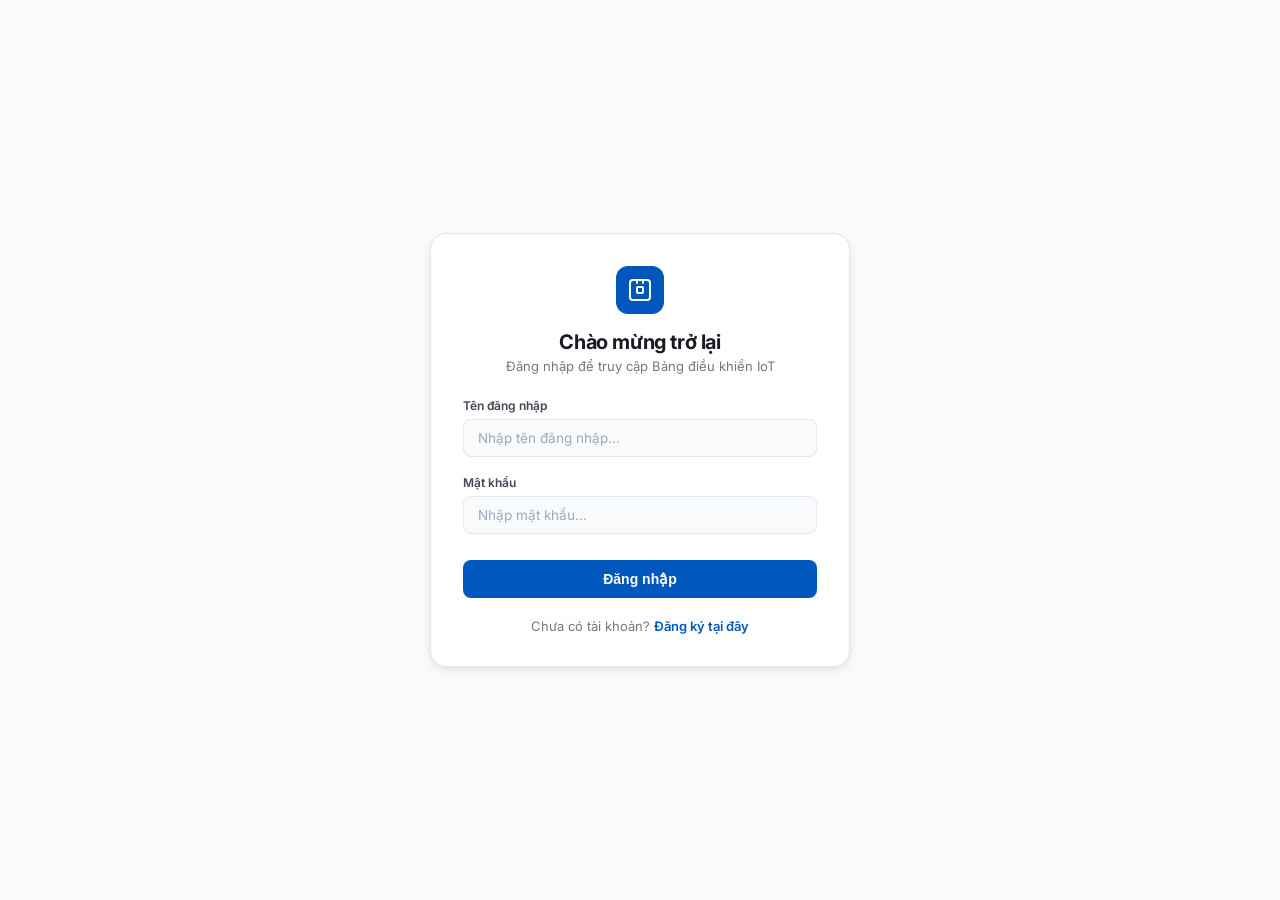
<file: src/main/resources/static/device-history.html>
<!DOCTYPE html>
<html lang="vi">

<head>
    <meta charset="UTF-8" />
    <meta name="viewport" content="width=device-width, initial-scale=1.0" />
    <title>Lịch sử Thiết bị — IoT Monitor</title>
    <meta name="description" content="Lịch sử điều khiển thiết bị IoT với tìm kiếm và phân trang" />
    <link rel="preconnect" href="https://fonts.googleapis.com" />
    <link rel="preconnect" href="https://fonts.gstatic.com" crossorigin />
    <link
        href="https://fonts.googleapis.com/css2?family=Inter:wght@400;500;600;700&family=JetBrains+Mono:wght@400;500&display=swap"
        rel="stylesheet" />
    <link rel="stylesheet" href="css/style.css" />
    <script src="js/auth.js"></script>
</head>

<body>

    <div id="toast-container"></div>
    <div id="sidebar-overlay" class="overlay"></div>

    <div class="app-layout">

        <!-- HEADER COMPONENT (Rendered by js/app.js) -->
        <header class="app-header" id="app-header"></header>

        <div class="app-body">

            <!-- SIDEBAR COMPONENT (Rendered by js/app.js) -->
            <aside class="app-sidebar" id="app-sidebar"></aside>

            <!-- MAIN CONTENT -->
            <main class="main-content">
                <h1 class="page-title">Lịch sử Thiết bị</h1>

                <!-- FILTER BAR (1 Hàng duy nhất) -->
                <div class="filter-bar">
                    <!-- 1. Ô tìm kiếm theo thời gian -->
                    <div class="input-group" style="flex: 2; min-width: 180px;">
                        <span class="input-icon">
                            <svg viewBox="0 0 24 24" fill="none" stroke="currentColor" stroke-width="2"
                                stroke-linecap="round" stroke-linejoin="round">
                                <circle cx="12" cy="12" r="10" />
                                <polyline points="12 6 12 12 16 14" />
                            </svg>
                        </span>
                        <input type="text" id="history-search" class="filter-input"
                            placeholder="Tìm kiếm theo thời gian..." />
                    </div>

                    <!-- 2. Dropdown lọc theo Thiết bị -->
                    <div class="input-group" style="flex: 1; min-width: 130px;">
                        <span class="input-icon">
                            <svg viewBox="0 0 24 24" fill="none" stroke="currentColor" stroke-width="2"
                                stroke-linecap="round" stroke-linejoin="round">
                                <rect x="2" y="2" width="20" height="20" rx="2" ry="2" />
                                <circle cx="12" cy="12" r="3" />
                            </svg>
                        </span>
                        <select id="history-device-filter" class="filter-select">
                            <option value="all">Tất cả thiết bị</option>
                        </select>
                    </div>

                    <!-- 3. Dropdown lọc theo Action -->
                    <div class="input-group" style="flex: 1; min-width: 120px;">
                        <span class="input-icon">
                            <svg viewBox="0 0 24 24" fill="none" stroke="currentColor" stroke-width="2"
                                stroke-linecap="round" stroke-linejoin="round">
                                <polygon points="13 2 3 14 12 14 11 22 21 10 12 10 13 2"></polygon>
                            </svg>
                        </span>
                        <select id="history-action-filter" class="filter-select">
                            <option value="all">Tất cả Lệnh</option>
                            <option value="ON">Lệnh: BẬT</option>
                            <option value="OFF">Lệnh: TẮT</option>
                        </select>
                    </div>

                    <!-- 4. Dropdown lọc theo Status -->
                    <div class="input-group" style="flex: 1; min-width: 140px;">
                        <span class="input-icon">
                            <svg viewBox="0 0 24 24" fill="none" stroke="currentColor" stroke-width="2"
                                stroke-linecap="round" stroke-linejoin="round">
                                <polyline points="22 11.08 20 9 11 18 7 14 9 12 11 14 19 6 22 9" />
                            </svg>
                        </span>
                        <select id="history-status-filter" class="filter-select">
                            <option value="all">Tất cả Phản hồi</option>
                            <option value="SUCCESS">Thành công (SUCCESS)</option>
                            <option value="FAILED">Thất bại (FAILED)</option>
                            <option value="PENDING">Đang chờ (PENDING)</option>
                        </select>
                    </div>

                    <!-- 5. Dropdown Sắp xếp -->
                    <div class="input-group" style="flex: 1; min-width: 145px;">
                        <span class="input-icon">
                            <svg viewBox="0 0 24 24" fill="none" stroke="currentColor" stroke-width="2"
                                stroke-linecap="round" stroke-linejoin="round">
                                <line x1="12" y1="5" x2="12" y2="19" />
                                <polyline points="19,12 12,19 5,12" />
                            </svg>
                        </span>
                        <select id="history-sort" class="filter-select">
                            <option value="time-desc">Thời gian: Mới nhất</option>
                            <option value="time-asc">Thời gian: Cũ nhất</option>
                            <option value="name-asc">Tên thiết bị: A → Z</option>
                            <option value="name-desc">Tên thiết bị: Z → A</option>
                            <option value="action-on">Lệnh: BẬT → TẮT</option>
                            <option value="action-off">Lệnh: TẮT → BẬT</option>
                            <option value="status-on">Phản hồi: SUCCESS → FAILED</option>
                            <option value="status-off">Phản hồi: FAILED → SUCCESS</option>
                        </select>
                    </div>

                    <!-- 6. Nút Tìm kiếm -->
                    <button type="button" id="btn-history-search" class="filter-btn-search">
                        <svg viewBox="0 0 24 24" fill="none" stroke="currentColor" stroke-width="2"
                            stroke-linecap="round" stroke-linejoin="round">
                            <circle cx="11" cy="11" r="8" />
                            <line x1="21" y1="21" x2="16.65" y2="16.65" />
                        </svg>
                        <span>Tìm kiếm</span>
                    </button>
                </div>

                <!-- TABLE -->
                <div class="table-card">
                    <div class="table-wrapper">
                        <table>
                            <thead>
                                <tr>
                                    <th>ID</th>
                                    <th>Tên Thiết bị</th>
                                    <th>Người gửi lệnh</th>
                                    <th>Lệnh gửi</th>
                                    <th>Phản hồi</th>
                                    <th>Thời gian</th>
                                </tr>
                            </thead>
                            <tbody id="history-table-body"></tbody>
                        </table>
                    </div>
                    <div class="pagination-bar">
                        <div style="display:flex; align-items:center; gap:8px">
                            <span id="history-pagination-info" class="pagination-info">Đang hiển thị 0–0 trong 0</span>
                            <select id="history-per-page" class="per-page-select">
                                <option value="10">10 / trang</option>
                                <option value="25">25 / trang</option>
                                <option value="50">50 / trang</option>
                            </select>
                        </div>
                        <div id="history-pagination-controls" class="pagination-controls"></div>
                    </div>
                </div>
            </main>
        </div>
    </div>

    <script src="data/mock-data.js"></script>
    <script src="js/app.js"></script>
    <script src="js/device-history.js"></script>
</body>

</html>
</file>
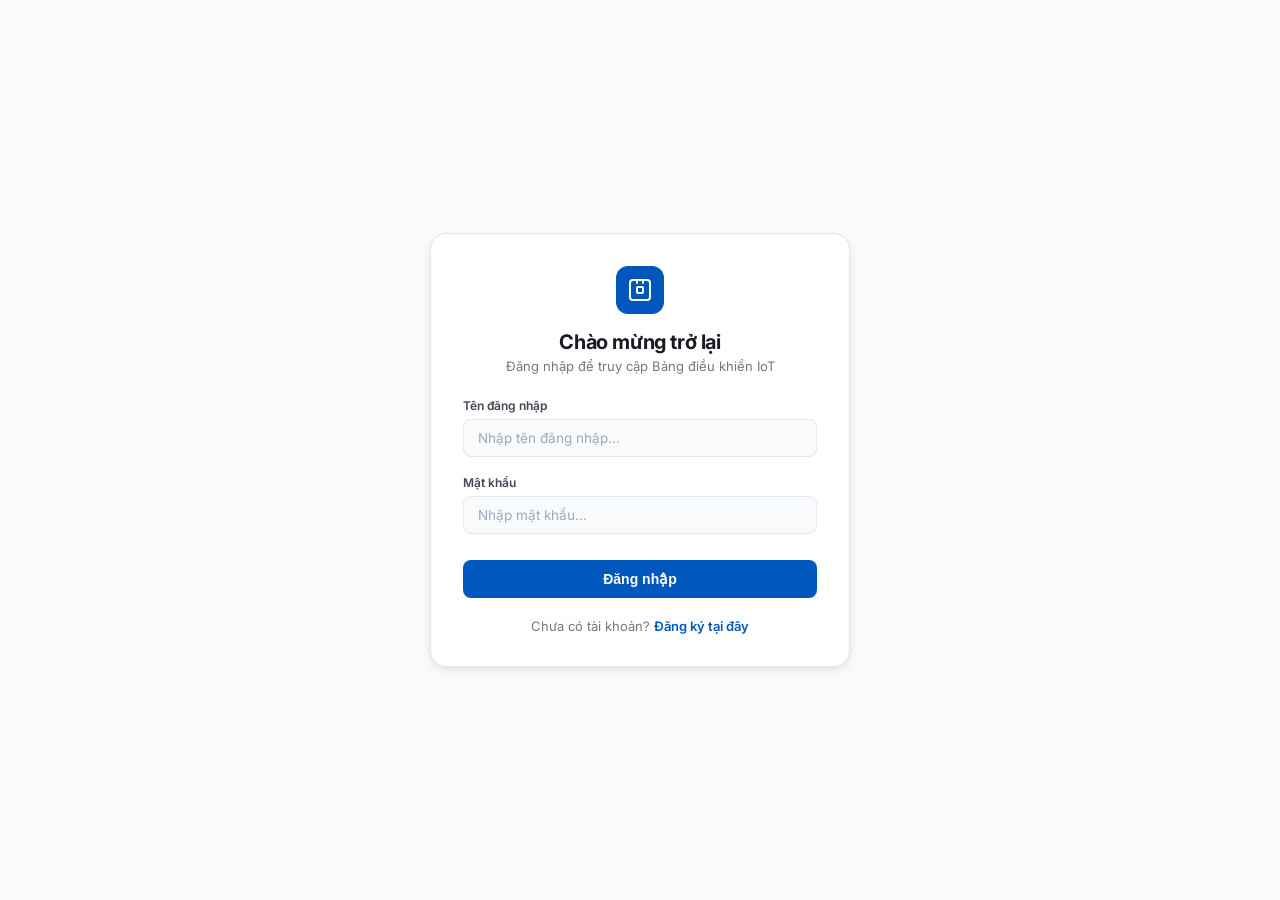
<file: src/main/resources/static/login.html>
<!DOCTYPE html>
<html lang="vi">
<head>
    <meta charset="UTF-8" />
    <meta name="viewport" content="width=device-width, initial-scale=1.0" />
    <title>Đăng nhập — IoT Monitor</title>
    <meta name="description" content="Đăng nhập hệ thống giám sát IoT" />
    <link rel="preconnect" href="https://fonts.googleapis.com" />
    <link rel="preconnect" href="https://fonts.gstatic.com" crossorigin />
    <link href="https://fonts.googleapis.com/css2?family=Inter:wght@400;500;600;700&family=JetBrains+Mono:wght@400;500&display=swap" rel="stylesheet" />
    <link rel="stylesheet" href="css/style.css" />
</head>
<body class="auth-body">

<div id="toast-container"></div>

<div class="auth-container">
    <div class="auth-card">
        <div class="auth-header">
            <div class="auth-logo">
                <svg viewBox="0 0 24 24" fill="none" stroke="currentColor" stroke-width="2" stroke-linecap="round" stroke-linejoin="round">
                    <rect x="9" y="9" width="6" height="6" rx="1"/><rect x="2" y="2" width="20" height="20" rx="3"/>
                    <line x1="9" y1="2" x2="9" y2="5"/><line x1="15" y1="2" x2="15" y2="5"/>
                </svg>
            </div>
            <h1 class="auth-title">Chào mừng trở lại</h1>
            <p class="auth-subtitle">Đăng nhập để truy cập Bảng điều khiển IoT</p>
        </div>

        <form id="login-form">
            <div class="auth-field">
                <label for="username" class="auth-label">Tên đăng nhập</label>
                <div class="auth-input-wrapper">
                    <input type="text" id="username" class="auth-input" placeholder="Nhập tên đăng nhập..." required autocomplete="username" />
                </div>
            </div>

            <div class="auth-field">
                <label for="password" class="auth-label">Mật khẩu</label>
                <div class="auth-input-wrapper">
                    <input type="password" id="password" class="auth-input" placeholder="Nhập mật khẩu..." required autocomplete="current-password" />
                </div>
            </div>

            <button type="submit" class="auth-submit-btn">Đăng nhập</button>
        </form>

        <div class="auth-footer">
            Chưa có tài khoản? <a href="register.html" class="auth-link">Đăng ký tại đây</a>
        </div>
    </div>
</div>

<script src="js/app.js"></script>
<script src="js/auth.js"></script>
</body>
</html>
</file>
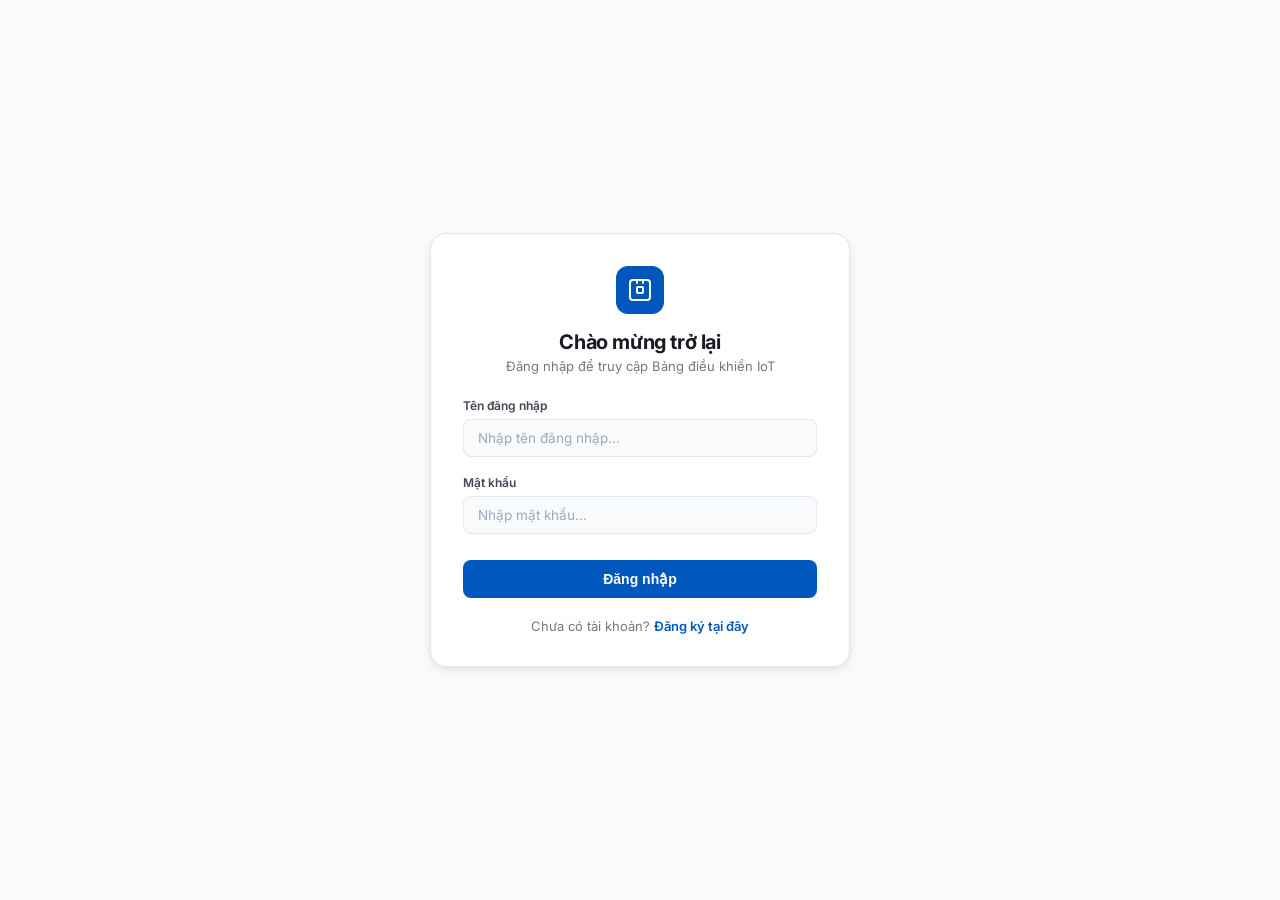
<file: src/main/resources/static/profile.html>
<!DOCTYPE html>
<html lang="vi">
<head>
    <meta charset="UTF-8" />
    <meta name="viewport" content="width=device-width, initial-scale=1.0" />
    <title>Hồ sơ Cá nhân — IoT Monitor</title>
    <meta name="description" content="Thông tin sinh viên và các liên kết dự án IoT BTL" />
    <link rel="preconnect" href="https://fonts.googleapis.com" />
    <link rel="preconnect" href="https://fonts.gstatic.com" crossorigin />
    <link href="https://fonts.googleapis.com/css2?family=Inter:wght@400;500;600;700&family=JetBrains+Mono:wght@400;500&display=swap" rel="stylesheet" />
    <link rel="stylesheet" href="css/style.css" />
    <script src="js/auth.js"></script>
</head>
<body>

<div id="toast-container"></div>
<div id="sidebar-overlay" class="overlay"></div>

<div class="app-layout">

    <!-- HEADER COMPONENT (Rendered by js/app.js) -->
    <header class="app-header" id="app-header"></header>

    <div class="app-body">

        <!-- SIDEBAR COMPONENT (Rendered by js/app.js) -->
        <aside class="app-sidebar" id="app-sidebar"></aside>

        <!-- MAIN CONTENT -->
        <main class="main-content">
            <h1 class="page-title">Hồ sơ Cá nhân</h1>

            <div class="profile-section">
                <!-- Profile Header Card -->
                <div class="profile-card">
                    <div class="profile-header">
                        <div class="profile-avatar" id="profile-avatar">H</div>
                        <div>
                            <div class="profile-name" id="profile-name">Phùng Văn Hải</div>
                            <div class="profile-role" id="profile-role">IoT Developer</div>
                            <div class="profile-bio" id="profile-bio">Sinh viên năm 4, chuyên ngành Công nghệ thông tin</div>
                            <div style="display:flex; align-items:center; gap:7px; margin-top:10px">
                                <span class="status-dot green pulse"></span>
                                <span style="font-size:12px; color:var(--success); font-weight:500">Đang hoạt động</span>
                            </div>
                        </div>
                    </div>
                </div>

                <!-- Personal Information -->
                <p class="section-heading">Thông tin Cá nhân</p>
                <div class="profile-info-grid" style="margin-bottom:20px">
                    <div class="info-field">
                        <div class="info-label">Họ và Tên</div>
                        <div class="info-value" id="info-fullname">—</div>
                    </div>
                    <div class="info-field">
                        <div class="info-label">Email</div>
                        <div class="info-value" id="info-email">—</div>
                    </div>
                    <div class="info-field">
                        <div class="info-label">Vai trò</div>
                        <div class="info-value" id="info-role">—</div>
                    </div>
                    <div class="info-field">
                        <div class="info-label">Mã Sinh viên</div>
                        <div class="info-value" id="info-studentid">—</div>
                    </div>
                    <div class="info-field" style="grid-column: 1 / -1">
                        <div class="info-label">Trường / Học viện</div>
                        <div class="info-value" id="info-university">—</div>
                    </div>
                </div>

                <!-- Project Links -->
                <p class="section-heading">Liên kết Dự án</p>
                <div class="links-grid" id="links-grid"></div>
            </div>
        </main>
    </div>
</div>

<script src="data/mock-data.js"></script>
<script src="js/app.js"></script>
<script src="js/profile.js"></script>
</body>
</html>
</file>
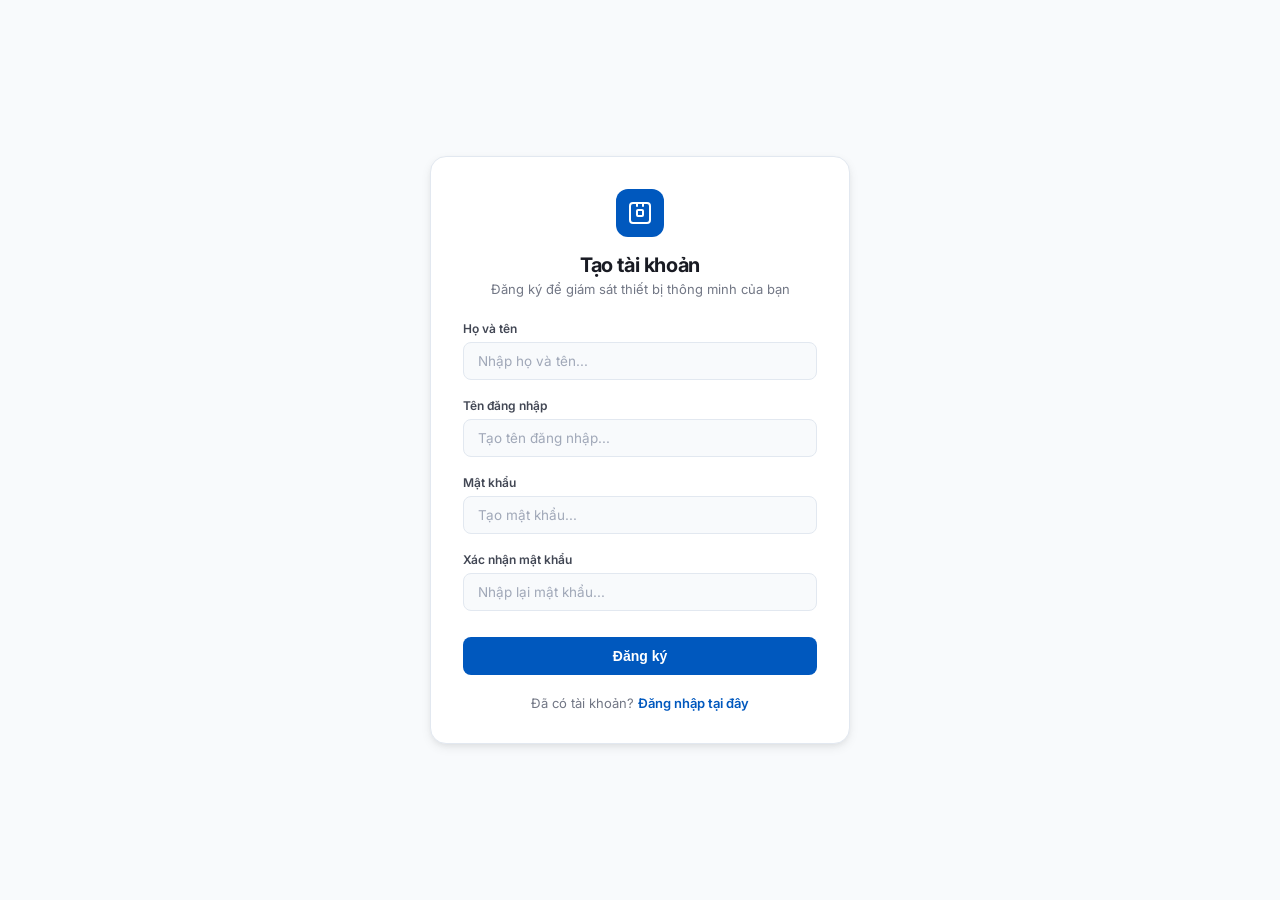
<file: src/main/resources/static/register.html>
<!DOCTYPE html>
<html lang="vi">
<head>
    <meta charset="UTF-8" />
    <meta name="viewport" content="width=device-width, initial-scale=1.0" />
    <title>Đăng ký — IoT Monitor</title>
    <meta name="description" content="Đăng ký tài khoản hệ thống giám sát IoT" />
    <link rel="preconnect" href="https://fonts.googleapis.com" />
    <link rel="preconnect" href="https://fonts.gstatic.com" crossorigin />
    <link href="https://fonts.googleapis.com/css2?family=Inter:wght@400;500;600;700&family=JetBrains+Mono:wght@400;500&display=swap" rel="stylesheet" />
    <link rel="stylesheet" href="css/style.css" />
</head>
<body class="auth-body">

<div id="toast-container"></div>

<div class="auth-container">
    <div class="auth-card">
        <div class="auth-header">
            <div class="auth-logo">
                <svg viewBox="0 0 24 24" fill="none" stroke="currentColor" stroke-width="2" stroke-linecap="round" stroke-linejoin="round">
                    <rect x="9" y="9" width="6" height="6" rx="1"/><rect x="2" y="2" width="20" height="20" rx="3"/>
                    <line x1="9" y1="2" x2="9" y2="5"/><line x1="15" y1="2" x2="15" y2="5"/>
                </svg>
            </div>
            <h1 class="auth-title">Tạo tài khoản</h1>
            <p class="auth-subtitle">Đăng ký để giám sát thiết bị thông minh của bạn</p>
        </div>

        <form id="register-form">
            <div class="auth-field">
                <label for="fullname" class="auth-label">Họ và tên</label>
                <div class="auth-input-wrapper">
                    <input type="text" id="fullname" class="auth-input" placeholder="Nhập họ và tên..." required />
                </div>
            </div>

            <div class="auth-field">
                <label for="username" class="auth-label">Tên đăng nhập</label>
                <div class="auth-input-wrapper">
                    <input type="text" id="username" class="auth-input" placeholder="Tạo tên đăng nhập..." required autocomplete="username" />
                </div>
            </div>

            <div class="auth-field">
                <label for="password" class="auth-label">Mật khẩu</label>
                <div class="auth-input-wrapper">
                    <input type="password" id="password" class="auth-input" placeholder="Tạo mật khẩu..." required autocomplete="new-password" />
                </div>
            </div>

            <div class="auth-field">
                <label for="confirm-password" class="auth-label">Xác nhận mật khẩu</label>
                <div class="auth-input-wrapper">
                    <input type="password" id="confirm-password" class="auth-input" placeholder="Nhập lại mật khẩu..." required autocomplete="new-password" />
                </div>
            </div>

            <button type="submit" class="auth-submit-btn">Đăng ký</button>
        </form>

        <div class="auth-footer">
            Đã có tài khoản? <a href="login.html" class="auth-link">Đăng nhập tại đây</a>
        </div>
    </div>
</div>

<script src="js/app.js"></script>
<script src="js/auth.js"></script>
</body>
</html>
</file>
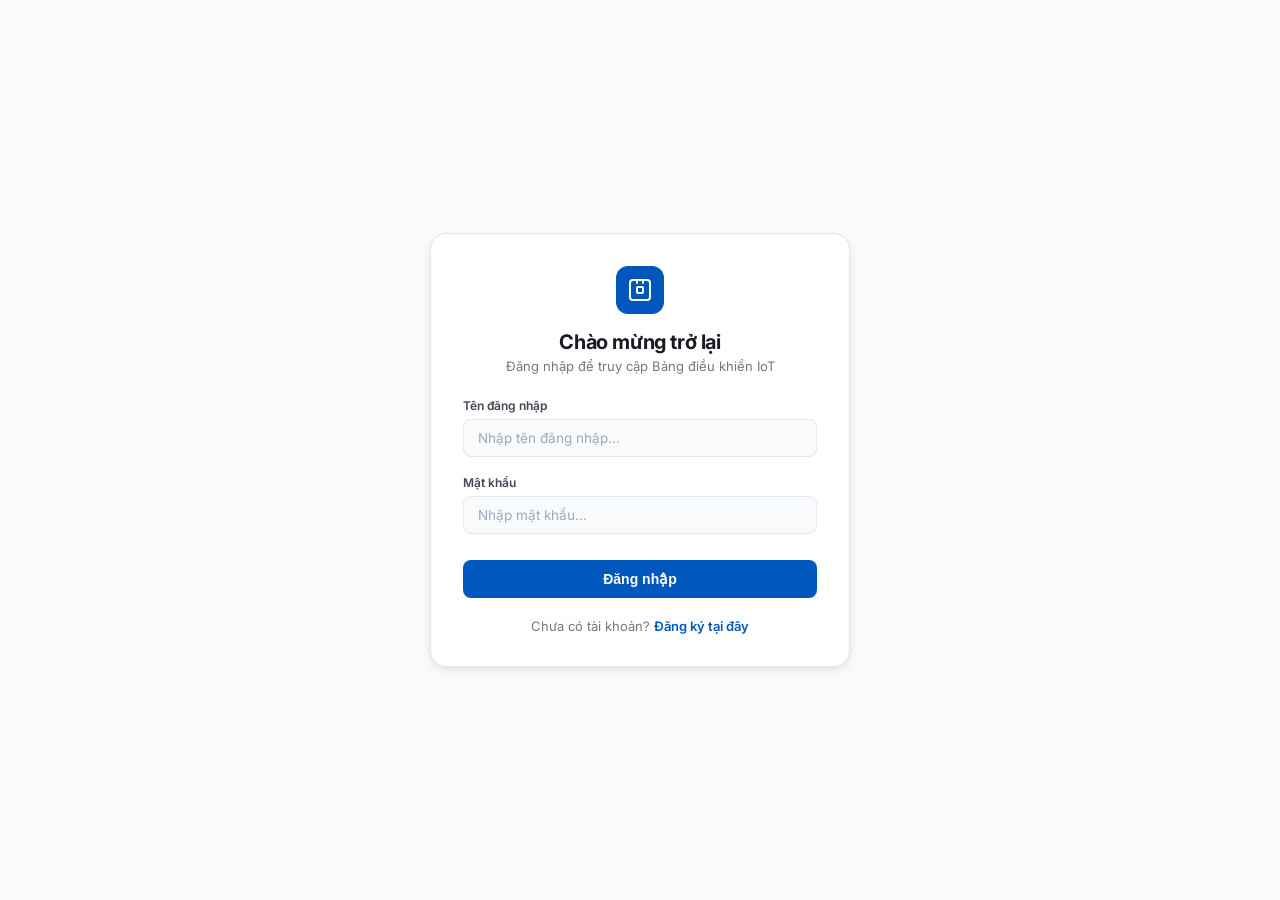
<file: src/main/resources/static/sensor.html>
<!DOCTYPE html>
<html lang="vi">

<head>
    <meta charset="UTF-8" />
    <meta name="viewport" content="width=device-width, initial-scale=1.0" />
    <title>Dữ liệu Cảm biến — IoT Monitor</title>
    <meta name="description" content="Xem lịch sử dữ liệu cảm biến IoT với tìm kiếm, lọc và phân trang" />
    <link rel="preconnect" href="https://fonts.googleapis.com" />
    <link rel="preconnect" href="https://fonts.gstatic.com" crossorigin />
    <link
        href="https://fonts.googleapis.com/css2?family=Inter:wght@400;500;600;700&family=JetBrains+Mono:wght@400;500&display=swap"
        rel="stylesheet" />
    <link rel="stylesheet" href="css/style.css" />
    <script src="js/auth.js"></script>
</head>

<body>

    <div id="toast-container"></div>
    <div id="sidebar-overlay" class="overlay"></div>

    <div class="app-layout">

        <!-- HEADER COMPONENT (Rendered by js/app.js) -->
        <header class="app-header" id="app-header"></header>

        <div class="app-body">

            <!-- SIDEBAR COMPONENT (Rendered by js/app.js) -->
            <aside class="app-sidebar" id="app-sidebar"></aside>

            <!-- MAIN CONTENT -->
            <main class="main-content">
                <h1 class="page-title">Dữ liệu Cảm biến</h1>

                <!-- FILTER BAR -->
                <div class="filter-bar">
                    <!-- 1. Ô nhập tìm kiếm (Bên trái) -->
                    <div class="input-group" style="flex: 2; min-width: 240px;">
                        <span class="input-icon">
                            <svg viewBox="0 0 24 24" fill="none" stroke="currentColor" stroke-width="2"
                                stroke-linecap="round" stroke-linejoin="round">
                                <circle cx="11" cy="11" r="8" />
                                <line x1="21" y1="21" x2="16.65" y2="16.65" />
                            </svg>
                        </span>
                        <input type="text" id="sensor-search-global" class="filter-input"
                            placeholder="Tìm kiếm theo giá trị hoặc thời gian..." />
                    </div>

                    <!-- 2. Dropdown Chọn Tiêu chí Tìm kiếm -->
                    <div class="input-group" style="flex: 0; min-width: 155px;">
                        <span class="input-icon">
                            <svg viewBox="0 0 24 24" fill="none" stroke="currentColor" stroke-width="2"
                                stroke-linecap="round" stroke-linejoin="round">
                                <polygon points="22 3 2 3 10 12.46 10 19 14 21 14 12.46 22 3"></polygon>
                            </svg>
                        </span>
                        <select id="sensor-search-target" class="filter-select">
                            <option value="all">Tất cả tiêu chí</option>
                            <option value="time">Thời gian</option>
                            <option value="temperature">Nhiệt độ</option>
                            <option value="humidity">Độ ẩm</option>
                            <option value="light">Ánh sáng</option>
                        </select>
                    </div>

                    <!-- 4. Dropdown Sắp xếp -->
                    <div class="input-group" style="flex: 0; min-width: 170px;">
                        <span class="input-icon">
                            <svg viewBox="0 0 24 24" fill="none" stroke="currentColor" stroke-width="2"
                                stroke-linecap="round" stroke-linejoin="round">
                                <line x1="12" y1="5" x2="12" y2="19" />
                                <polyline points="19,12 12,19 5,12" />
                            </svg>
                        </span>
                        <select id="sensor-sort" class="filter-select">
                            <option value="time-desc">Thời gian: Mới nhất</option>
                            <option value="time-asc">Thời gian: Cũ nhất</option>
                            <option value="value-desc">Giá trị: Cao → Thấp</option>
                            <option value="value-asc">Giá trị: Thấp → Cao</option>
                        </select>
                    </div>

                    <!-- 3. Nút Tìm kiếm -->
                    <button type="button" id="btn-sensor-search" class="filter-btn-search">
                        <svg viewBox="0 0 24 24" fill="none" stroke="currentColor" stroke-width="2"
                            stroke-linecap="round" stroke-linejoin="round">
                            <circle cx="11" cy="11" r="8" />
                            <line x1="21" y1="21" x2="16.65" y2="16.65" />
                        </svg>
                        <span>Tìm kiếm</span>
                    </button>

                </div>

                <!-- TABLE -->
                <div class="table-card">
                    <div class="table-wrapper">
                        <table>
                            <thead>
                                <tr>
                                    <th>ID</th>
                                    <th>Loại Cảm biến</th>
                                    <th>Giá trị</th>
                                    <th>Thời gian</th>
                                </tr>
                            </thead>
                            <tbody id="sensor-table-body"></tbody>
                        </table>
                    </div>
                    <div class="pagination-bar">
                        <div style="display:flex; align-items:center; gap:8px">
                            <span id="sensor-pagination-info" class="pagination-info">Hiển thị 0–0 trong tổng 0 bản
                                ghi</span>
                            <select id="sensor-per-page" class="per-page-select">
                                <option value="10">10 / trang</option>
                                <option value="25">25 / trang</option>
                                <option value="50">50 / trang</option>
                            </select>
                        </div>
                        <div id="sensor-pagination-controls" class="pagination-controls"></div>
                    </div>
                </div>
            </main>
        </div>
    </div>

    <script src="data/mock-data.js"></script>
    <script src="js/app.js"></script>
    <script src="js/sensor.js"></script>
</body>

</html>
</file>
<file: src/main/resources/static/css/style.css>
/* ============================================================
   STYLE.CSS — IoT Dashboard · Design System: Kinetic Logic
   Light theme · Corporate / Modern · Inter font
   ============================================================ */

@import url('https://fonts.googleapis.com/css2?family=Inter:wght@400;500;600;700&family=JetBrains+Mono:wght@400;500&display=swap');

/* --- Design Tokens --- */
:root {
    /* Colors — Kinetic Logic palette */
    --bg-canvas: #f8fafc;
    /* Level 0 canvas */
    --bg-surface: #ffffff;
    /* Level 1 cards / sidebar */
    --bg-surface-low: #f2f3fd;
    /* surface-container-low */
    --bg-hover: #ecedf7;
    /* surface-container */

    --border: #e2e8f0;
    /* outline-variant */
    --border-focus: #0058be;
    /* primary blue on focus */

    --text-primary: #191b23;
    /* on-surface */
    --text-secondary: #424754;
    /* on-surface-variant */
    --text-muted: #727785;
    /* outline */
    --text-dim: #a0a8b8;

    --primary: #0058be;
    /* primary */
    --primary-light: #d8e2ff;
    /* primary-fixed */
    --primary-hover: #2170e4;
    /* primary-container */

    --success: #16a34a;
    --success-bg: rgba(22, 163, 74, 0.08);
    --success-border: rgba(22, 163, 74, 0.2);

    --danger: #ba1a1a;
    /* error */
    --danger-bg: rgba(186, 26, 26, 0.08);
    --danger-border: rgba(186, 26, 26, 0.2);

    --warning: #924700;
    /* tertiary */
    --warning-bg: rgba(146, 71, 0, 0.08);

    --info-bg: rgba(0, 88, 190, 0.07);
    --info-border: rgba(0, 88, 190, 0.18);

    /* Elevation shadows */
    --shadow-1: 0 1px 3px 0 rgba(0, 0, 0, 0.08), 0 1px 2px -1px rgba(0, 0, 0, 0.06);
    --shadow-2: 0 4px 12px -2px rgba(0, 0, 0, 0.1), 0 2px 6px -2px rgba(0, 0, 0, 0.06);

    /* Shape */
    --radius-sm: 8px;
    --radius: 12px;
    --radius-lg: 16px;

    /* Layout */
    --sidebar-width: 256px;
    --header-height: 56px;

    --transition: all 0.18s ease;
}

/* ============================================================
   RESET & BASE
   ============================================================ */

*,
*::before,
*::after {
    margin: 0;
    padding: 0;
    box-sizing: border-box;
}

html {
    font-size: 14px;
}

body {
    font-family: 'Inter', sans-serif;
    background: var(--bg-canvas);
    color: var(--text-primary);
    min-height: 100vh;
    -webkit-font-smoothing: antialiased;
}

/* ============================================================
   LAYOUT
   ============================================================ */

.app-layout {
    display: flex;
    flex-direction: column;
    min-height: 100vh;
}

.app-header {
    position: fixed;
    top: 0;
    left: 0;
    right: 0;
    height: var(--header-height);
    background: var(--bg-surface);
    border-bottom: 1px solid var(--border);
    display: flex;
    align-items: center;
    padding: 0 20px;
    z-index: 100;
}

.app-body {
    display: flex;
    margin-top: var(--header-height);
    min-height: calc(100vh - var(--header-height));
}

.app-sidebar {
    position: fixed;
    top: var(--header-height);
    left: 0;
    bottom: 0;
    width: var(--sidebar-width);
    background: var(--bg-surface);
    border-right: 1px solid var(--border);
    display: flex;
    flex-direction: column;
    z-index: 90;
    transition: transform 0.3s ease;
}

.main-content {
    margin-left: var(--sidebar-width);
    flex: 1;
    padding: 20px 24px;
    min-width: 0;
    min-height: calc(100vh - var(--header-height));
    display: flex;
    flex-direction: column;
}

/* ============================================================
   HEADER
   ============================================================ */

.header-brand {
    display: flex;
    align-items: center;
    gap: 10px;
}

.header-logo {
    width: 32px;
    height: 32px;
    background: var(--primary);
    border-radius: var(--radius-sm);
    display: flex;
    align-items: center;
    justify-content: center;
    color: #fff;
    flex-shrink: 0;
}

.header-logo svg {
    width: 18px;
    height: 18px;
}

.header-title {
    font-size: 15px;
    font-weight: 700;
    color: var(--text-primary);
    letter-spacing: -0.3px;
}

.header-subtitle {
    font-size: 11px;
    color: var(--text-muted);
    margin-top: 1px;
}

.header-right {
    margin-left: auto;
    display: flex;
    align-items: center;
    gap: 16px;
}

.header-time {
    font-family: 'JetBrains Mono', monospace;
    font-size: 13px;
    color: var(--text-secondary);
    font-weight: 500;
}

.mqtt-status {
    display: flex;
    align-items: center;
    gap: 6px;
    font-size: 12px;
    color: var(--text-muted);
    padding: 4px 10px;
    border-radius: var(--radius-sm);
    background: var(--success-bg);
    border: 1px solid var(--success-border);
}

/* ============================================================
   SIDEBAR
   ============================================================ */

.sidebar-nav {
    flex: 1;
    padding: 12px 10px;
    display: flex;
    flex-direction: column;
    gap: 2px;
    overflow-y: auto;
}

.nav-item {
    display: flex;
    align-items: center;
    gap: 10px;
    padding: 9px 12px;
    border-radius: var(--radius-sm);
    color: var(--text-secondary);
    cursor: pointer;
    font-size: 13.5px;
    font-weight: 500;
    transition: var(--transition);
    border: 1px solid transparent;
    text-decoration: none;
    user-select: none;
}

.nav-item:hover {
    background: var(--bg-surface-low);
    color: var(--text-primary);
}

.nav-item.active {
    background: var(--info-bg);
    color: var(--primary);
    border-color: var(--info-border);
}

.nav-icon {
    width: 20px;
    height: 20px;
    display: flex;
    align-items: center;
    justify-content: center;
    flex-shrink: 0;
    color: inherit;
}

.nav-icon svg {
    width: 16px;
    height: 16px;
}

.nav-dot {
    width: 6px;
    height: 6px;
    border-radius: 50%;
    background: var(--primary);
    margin-left: auto;
}

.sidebar-footer {
    padding: 14px 16px;
    border-top: 1px solid var(--border);
}

.connection-badge {
    display: flex;
    align-items: center;
    gap: 7px;
    font-size: 12px;
    color: var(--success);
    font-weight: 500;
}

/* ============================================================
   STATUS DOT
   ============================================================ */

.status-dot {
    width: 8px;
    height: 8px;
    border-radius: 50%;
    flex-shrink: 0;
}

.status-dot.green {
    background: var(--success);
}

.status-dot.blue {
    background: var(--primary);
}

.status-dot.amber {
    background: #d97706;
}

.status-dot.red {
    background: var(--danger);
}

/* Pulse animation */
.status-dot.pulse {
    position: relative;
}

.status-dot.pulse::after {
    content: '';
    position: absolute;
    inset: -3px;
    border-radius: 50%;
    border: 2px solid currentColor;
    animation: dot-pulse 1.8s ease-out infinite;
    opacity: 0;
}

@keyframes dot-pulse {
    0% {
        transform: scale(0.5);
        opacity: 0.6;
    }

    100% {
        transform: scale(1.8);
        opacity: 0;
    }
}

/* ============================================================
   PAGE TITLE
   ============================================================ */

.page-title {
    font-size: 22px;
    font-weight: 700;
    color: var(--text-primary);
    letter-spacing: -0.4px;
    margin-bottom: 20px;
    line-height: 1.2;
}

.page-subtitle {
    display: block;
    font-size: 13px;
    font-weight: 400;
    color: var(--text-muted);
    margin-top: 2px;
    letter-spacing: 0;
}

/* ============================================================
   SENSOR CARDS
   ============================================================ */

.sensor-cards-grid {
    display: grid;
    grid-template-columns: repeat(3, 1fr);
    gap: 16px;
    margin-bottom: 20px;
}

.sensor-card {
    background: var(--bg-surface);
    border: 1px solid var(--border);
    border-radius: var(--radius-lg);
    padding: 20px 22px;
    box-shadow: var(--shadow-1);
    transition: box-shadow 0.2s, border-color 0.2s;
}

.sensor-card:hover {
    box-shadow: var(--shadow-2);
    border-color: #c2c6d6;
}

.card-header {
    display: flex;
    align-items: flex-start;
    justify-content: space-between;
    margin-bottom: 14px;
}

.card-label {
    font-size: 11px;
    font-weight: 600;
    text-transform: uppercase;
    letter-spacing: 0.06em;
    color: var(--text-muted);
}

.card-icon-wrap {
    width: 34px;
    height: 34px;
    border-radius: var(--radius-sm);
    display: flex;
    align-items: center;
    justify-content: center;
    flex-shrink: 0;
}

.card-icon-wrap svg {
    width: 18px;
    height: 18px;
}

/* Icon colors by sensor type */
.sensor-card[data-type="light"] .card-icon-wrap {
    background: rgba(217, 119, 6, 0.09);
    color: #d97706;
}

.sensor-card[data-type="temperature"] .card-icon-wrap {
    background: rgba(0, 88, 190, 0.09);
    color: var(--primary);
}

.sensor-card[data-type="humidity"] .card-icon-wrap {
    background: rgba(6, 182, 212, 0.09);
    color: #0891b2;
}

.card-value {
    display: flex;
    align-items: baseline;
    gap: 5px;
    margin-bottom: 10px;
}

.card-number {
    font-family: 'JetBrains Mono', monospace;
    font-size: 36px;
    font-weight: 700;
    color: var(--text-primary);
    line-height: 1;
    transition: color 0.3s;
}

.card-unit {
    font-size: 14px;
    font-weight: 500;
    color: var(--text-muted);
}

.card-realtime {
    display: flex;
    align-items: center;
    gap: 6px;
    font-size: 11px;
    color: var(--text-muted);
    margin-bottom: 3px;
}

.card-updated {
    font-family: 'JetBrains Mono', monospace;
    font-size: 11px;
    color: var(--text-dim);
}

/* Flash animation when value changes */
@keyframes value-flash {
    0% {
        color: var(--primary);
    }

    100% {
        color: var(--text-primary);
    }
}

.card-number.flash {
    animation: value-flash 0.5s ease-out;
}

/* ============================================================
   DASHBOARD BOTTOM ROW
   ============================================================ */

.dashboard-bottom {
    display: grid;
    grid-template-columns: 2fr 1fr;
    gap: 16px;
    flex: 1;
    min-height: 0;
}

/* ============================================================
   CHART CARD
   ============================================================ */

.chart-card {
    background: var(--bg-surface);
    border: 1px solid var(--border);
    border-radius: var(--radius-lg);
    padding: 18px 22px;
    box-shadow: var(--shadow-1);
    display: flex;
    flex-direction: column;
}

.chart-card-header {
    display: flex;
    align-items: center;
    justify-content: space-between;
    margin-bottom: 14px;
    flex-shrink: 0;
}

.chart-card-title {
    font-size: 14px;
    font-weight: 600;
    color: var(--text-primary);
}

.chart-card-sub {
    font-size: 11px;
    color: var(--text-muted);
    margin-top: 2px;
}

.chart-live {
    display: flex;
    align-items: center;
    gap: 6px;
    font-size: 12px;
    color: var(--success);
    background: var(--success-bg);
    border: 1px solid var(--success-border);
    padding: 3px 9px;
    border-radius: 99px;
    font-weight: 500;
}

.chart-container {
    position: relative;
    flex: 1;
    min-height: 300px;
    width: 100%;
}

/* ============================================================
   DEVICE CONTROL
   ============================================================ */

.device-control-card {
    background: var(--bg-surface);
    border: 1px solid var(--border);
    border-radius: var(--radius-lg);
    padding: 20px 22px;
    box-shadow: var(--shadow-1);
}

.device-control-header {
    display: flex;
    align-items: center;
    justify-content: space-between;
    margin-bottom: 14px;
}

.device-control-title {
    font-size: 14px;
    font-weight: 600;
    color: var(--text-primary);
}

.device-control-count {
    font-size: 11px;
    color: var(--text-muted);
}

.device-list {
    display: flex;
    flex-direction: column;
    gap: 10px;
}

.device-item {
    display: flex;
    align-items: center;
    gap: 12px;
    padding: 13px 14px;
    background: var(--bg-canvas);
    border: 1px solid var(--border);
    border-radius: var(--radius-sm);
    transition: border-color 0.18s;
}

.device-item:hover {
    border-color: #c2c6d6;
}

.device-icon {
    width: 36px;
    height: 36px;
    border-radius: var(--radius-sm);
    background: var(--bg-surface-low);
    border: 1px solid var(--border);
    display: flex;
    align-items: center;
    justify-content: center;
    flex-shrink: 0;
    color: var(--text-muted);
    transition: color 0.2s, background 0.2s;
}

.device-icon svg {
    width: 18px;
    height: 18px;
}

.device-icon.on {
    color: #d97706;
    background: rgba(217, 119, 6, 0.08);
    border-color: rgba(217, 119, 6, 0.2);
}

.device-info {
    flex: 1;
    min-width: 0;
}

.device-name {
    font-size: 13px;
    font-weight: 600;
    color: var(--text-primary);
    margin-bottom: 2px;
}

.device-status-label {
    font-family: 'JetBrains Mono', monospace;
    font-size: 11px;
    font-weight: 600;
    display: flex;
    align-items: center;
    gap: 5px;
}

.device-status-label.on {
    color: var(--success);
}

.device-status-label.off {
    color: var(--danger);
}

.device-status-label.sending {
    color: var(--primary);
}

.device-buttons {
    display: flex;
    gap: 6px;
    flex-shrink: 0;
}

/* ON button */
.btn-on {
    padding: 5px 13px;
    border-radius: 6px;
    font-size: 12px;
    font-weight: 600;
    font-family: 'JetBrains Mono', monospace;
    border: 1px solid var(--border);
    cursor: pointer;
    transition: var(--transition);
    background: var(--bg-surface);
    color: var(--text-muted);
}

.btn-on:hover:not(:disabled) {
    background: var(--success-bg);
    color: var(--success);
    border-color: var(--success-border);
}

.btn-on.active-state {
    background: var(--success-bg);
    color: var(--success);
    border-color: var(--success-border);
}

.btn-on:disabled {
    opacity: 0.4;
    cursor: not-allowed;
}

.btn-on.active-state:disabled {
    opacity: 1;
    /* Giữ màu xanh rõ nét thay vì bị mờ */
}

/* OFF button */
.btn-off {
    padding: 5px 13px;
    border-radius: 6px;
    font-size: 12px;
    font-weight: 600;
    font-family: 'JetBrains Mono', monospace;
    border: 1px solid var(--border);
    cursor: pointer;
    transition: var(--transition);
    background: var(--bg-surface);
    color: var(--text-muted);
}

.btn-off:hover:not(:disabled) {
    background: var(--danger-bg);
    color: var(--danger);
    border-color: var(--danger-border);
}

.btn-off.active-state {
    background: var(--danger-bg);
    /* Nền đỏ nhạt */
    color: var(--danger);
    border-color: var(--danger-border);
}

.btn-off:disabled {
    opacity: 0.4;
    cursor: not-allowed;
}

.btn-off.active-state:disabled {
    opacity: 1;
    /* Giữ màu đỏ rõ nét thay vì bị mờ */
}

/* Spinner hiệu ứng loading trên nút điều khiển */
.btn-spinner {
    display: inline-block;
    width: 11px;
    height: 11px;
    border: 2px solid currentColor;
    border-right-color: transparent;
    border-radius: 50%;
    animation: btn-spin 0.6s linear infinite;
    vertical-align: middle;
    margin-right: 5px;
}

@keyframes btn-spin {
    from { transform: rotate(0deg); }
    to { transform: rotate(360deg); }
}

.btn-on.is-loading,
.btn-off.is-loading {
    opacity: 0.95 !important;
    cursor: wait !important;
    pointer-events: none;
    border-color: var(--primary) !important;
    color: var(--primary) !important;
    background: var(--bg-surface-low) !important;
}

/* ============================================================
   FILTER BAR
   ============================================================ */

.filter-bar {
    background: var(--bg-surface);
    border: 1px solid var(--border);
    border-radius: var(--radius-lg);
    padding: 14px 16px;
    margin-bottom: 14px;
    display: flex;
    flex-wrap: wrap;
    gap: 10px;
    align-items: center;
    box-shadow: var(--shadow-1);
}

.input-group {
    position: relative;
    flex: 1;
    min-width: 160px;
}

.input-icon {
    position: absolute;
    left: 10px;
    top: 50%;
    transform: translateY(-50%);
    color: var(--text-muted);
    pointer-events: none;
    display: flex;
    align-items: center;
}

.input-icon svg {
    width: 14px;
    height: 14px;
}

.filter-input {
    width: 100%;
    background: var(--bg-canvas);
    border: 1px solid var(--border);
    border-radius: var(--radius-sm);
    padding: 7px 10px 7px 32px;
    font-size: 13px;
    color: var(--text-primary);
    font-family: 'Inter', sans-serif;
    outline: none;
    transition: border-color 0.18s, box-shadow 0.18s;
}

.filter-input-sub {
    background: var(--bg-canvas);
    border: 1px solid var(--border);
    border-radius: var(--radius-sm);
    padding: 7px 4px;
    font-size: 12px;
    color: var(--text-primary);
    font-family: 'JetBrains Mono', monospace;
    text-align: center;
    outline: none;
    transition: border-color 0.18s, box-shadow 0.18s;
}

.filter-input-sub::placeholder {
    color: var(--text-dim);
}

.filter-input-sub:focus {
    border-color: var(--border-focus);
    box-shadow: 0 0 0 2px rgba(0, 88, 190, 0.1);
}

.filter-input-sub:disabled {
    opacity: 0.5;
    background: var(--bg-surface-low);
    cursor: not-allowed;
}

/* Ẩn mũi tên tăng giảm số ở input number */
.filter-input-sub::-webkit-outer-spin-button,
.filter-input-sub::-webkit-inner-spin-button {
    -webkit-appearance: none;
    margin: 0;
}

.filter-input-sub {
    -moz-appearance: textfield;
}

.time-sep {
    display: flex;
    align-items: center;
    color: var(--text-muted);
    font-weight: 600;
    user-select: none;
}

.filter-input::placeholder {
    color: var(--text-dim);
}


.filter-input:focus {
    border-color: var(--border-focus);
    box-shadow: 0 0 0 3px rgba(0, 88, 190, 0.1);
}

.filter-input.mono {
    font-family: 'JetBrains Mono', monospace;
    font-size: 12px;
}

/* Search Mode Toggle (Chỉ số vs Thời gian) */
.search-mode-toggle {
    display: inline-flex;
    align-items: center;
    background: var(--bg-surface-low);
    border: 1px solid var(--border);
    border-radius: var(--radius-sm);
    padding: 3px;
    gap: 3px;
    flex-shrink: 0;
}

.search-mode-btn {
    display: inline-flex;
    align-items: center;
    gap: 6px;
    padding: 6px 12px;
    border: 1px solid transparent;
    background: transparent;
    color: var(--text-muted);
    font-family: 'Inter', sans-serif;
    font-size: 12px;
    font-weight: 500;
    border-radius: 5px;
    cursor: pointer;
    transition: all 0.18s ease;
    user-select: none;
}

.search-mode-btn svg {
    width: 14px;
    height: 14px;
}

.search-mode-btn:hover {
    color: var(--text-primary);
}

.search-mode-btn.active {
    background: var(--bg-surface);
    color: var(--primary);
    font-weight: 600;
    box-shadow: 0 1px 3px rgba(0, 0, 0, 0.08);
    border-color: rgba(0, 88, 190, 0.2);
}

/* Nút Tìm kiếm */
.filter-btn-search {
    display: inline-flex;
    align-items: center;
    justify-content: center;
    gap: 7px;
    padding: 9px 18px;
    background: var(--primary);
    color: #ffffff;
    border: 1px solid var(--primary);
    border-radius: var(--radius-sm);
    font-family: 'Inter', sans-serif;
    font-size: 13px;
    font-weight: 600;
    cursor: pointer;
    transition: background 0.18s, transform 0.1s, box-shadow 0.18s;
    flex-shrink: 0;
}

.filter-btn-search svg {
    width: 15px;
    height: 15px;
}

.filter-btn-search:hover {
    background: var(--primary-hover);
    border-color: var(--primary-hover);
    box-shadow: 0 2px 6px rgba(0, 88, 190, 0.25);
}

.filter-btn-search:active {
    transform: translateY(1px);
}

.filter-select {
    width: 100%;
    background: var(--bg-canvas);
    border: 1px solid var(--border);
    border-radius: var(--radius-sm);
    padding: 7px 10px 7px 32px;
    font-size: 13px;
    color: var(--text-secondary);
    font-family: 'Inter', sans-serif;
    outline: none;
    cursor: pointer;
    appearance: none;
    transition: border-color 0.18s;
}

.filter-select:focus {
    border-color: var(--border-focus);
    box-shadow: 0 0 0 3px rgba(0, 88, 190, 0.1);
}

/* ============================================================
   TABLE
   ============================================================ */

.table-card {
    background: var(--bg-surface);
    border: 1px solid var(--border);
    border-radius: var(--radius-lg);
    overflow: hidden;
    box-shadow: var(--shadow-1);
}

.table-wrapper {
    overflow-x: auto;
}

table {
    width: 100%;
    border-collapse: collapse;
    font-size: 13.5px;
}

thead tr {
    border-bottom: 1px solid var(--border);
}

thead th {
    text-align: left;
    padding: 11px 16px;
    font-size: 11px;
    font-weight: 600;
    text-transform: uppercase;
    letter-spacing: 0.06em;
    color: var(--text-muted);
    white-space: nowrap;
    background: var(--bg-surface-low);
}

tbody tr {
    border-bottom: 1px solid var(--border);
    transition: background 0.12s;
}

tbody tr:last-child {
    border-bottom: none;
}

tbody tr:hover {
    background: var(--bg-surface-low);
}

tbody td {
    padding: 10px 16px;
    color: var(--text-primary);
}

td.id-col {
    font-family: 'JetBrains Mono', monospace;
    font-size: 12px;
    color: var(--text-dim);
    width: 60px;
}

td.time-col {
    font-family: 'JetBrains Mono', monospace;
    font-size: 12px;
    color: var(--text-secondary);
    white-space: nowrap;
}

.value-cell {
    font-family: 'JetBrains Mono', monospace;
    font-weight: 600;
    color: var(--text-primary);
}

.value-cell .unit {
    color: var(--text-muted);
    font-weight: 400;
    margin-left: 2px;
}

.table-empty {
    text-align: center;
    padding: 48px;
    color: var(--text-dim);
    font-size: 13px;
}

/* ============================================================
   BADGES
   ============================================================ */

.badge {
    display: inline-flex;
    align-items: center;
    padding: 2px 8px;
    border-radius: 99px;
    font-size: 11px;
    font-weight: 600;
    white-space: nowrap;
    font-family: 'JetBrains Mono', monospace;
}

/* Sensor type */
.badge-temperature {
    background: rgba(0, 88, 190, 0.08);
    color: var(--primary);
    border: 1px solid rgba(0, 88, 190, 0.18);
}

.badge-humidity {
    background: rgba(6, 182, 212, 0.08);
    color: #0891b2;
    border: 1px solid rgba(6, 182, 212, 0.18);
}

.badge-light {
    background: rgba(217, 119, 6, 0.08);
    color: #d97706;
    border: 1px solid rgba(217, 119, 6, 0.18);
}

/* Status / action */
.badge-on {
    background: var(--success-bg);
    color: var(--success);
    border: 1px solid var(--success-border);
}

.badge-off {
    background: var(--bg-surface-low);
    color: var(--text-muted);
    border: 1px solid var(--border);
}

.badge-mismatch {
    background: var(--danger-bg);
    color: var(--danger);
    border: 1px solid var(--danger-border);
}

.badge-success {
    background: var(--success-bg);
    color: var(--success);
    border: 1px solid var(--success-border);
}

.badge-failed {
    background: var(--danger-bg);
    color: var(--danger);
    border: 1px solid var(--danger-border);
}

.badge-pending {
    background: rgba(217, 119, 6, 0.1);
    color: #d97706;
    border: 1px solid rgba(217, 119, 6, 0.25);
}

/* ============================================================
   PAGINATION
   ============================================================ */

.pagination-bar {
    display: flex;
    align-items: center;
    justify-content: space-between;
    padding: 10px 16px;
    border-top: 1px solid var(--border);
    background: var(--bg-surface-low);
    flex-wrap: wrap;
    gap: 8px;
}

.pagination-info {
    font-size: 12px;
    color: var(--text-muted);
}

.pagination-controls {
    display: flex;
    align-items: center;
    gap: 3px;
}

.page-btn {
    min-width: 30px;
    height: 30px;
    padding: 0 7px;
    border-radius: 6px;
    font-size: 12px;
    font-weight: 500;
    background: var(--bg-surface);
    border: 1px solid var(--border);
    color: var(--text-secondary);
    cursor: pointer;
    transition: var(--transition);
    display: inline-flex;
    align-items: center;
    justify-content: center;
}

.page-btn:hover:not(:disabled) {
    background: var(--info-bg);
    border-color: var(--info-border);
    color: var(--primary);
}

.page-btn.active {
    background: var(--primary);
    border-color: var(--primary);
    color: #fff;
    font-weight: 600;
}

.page-btn:disabled {
    opacity: 0.35;
    cursor: not-allowed;
}

.page-btn.dots {
    background: none;
    border: none;
    cursor: default;
    color: var(--text-dim);
}

.per-page-select {
    background: var(--bg-surface);
    border: 1px solid var(--border);
    border-radius: 6px;
    padding: 4px 8px;
    font-size: 12px;
    color: var(--text-secondary);
    cursor: pointer;
    outline: none;
    font-family: 'Inter', sans-serif;
}

/* ============================================================
   PROFILE
   ============================================================ */

.profile-section {
    max-width: 720px;
}

.profile-card {
    background: var(--bg-surface);
    border: 1px solid var(--border);
    border-radius: var(--radius-lg);
    padding: 24px;
    margin-bottom: 14px;
    box-shadow: var(--shadow-1);
}

.profile-header {
    display: flex;
    align-items: center;
    gap: 20px;
}

.profile-avatar {
    width: 72px;
    height: 72px;
    border-radius: var(--radius);
    background: var(--primary);
    display: flex;
    align-items: center;
    justify-content: center;
    font-size: 28px;
    font-weight: 700;
    color: #fff;
    flex-shrink: 0;
    overflow: hidden;
    user-select: none;
}

.profile-name {
    font-size: 20px;
    font-weight: 700;
    color: var(--text-primary);
    margin-bottom: 2px;
}

.profile-role {
    font-size: 13px;
    color: var(--primary);
    font-weight: 600;
    margin-bottom: 3px;
}

.profile-bio {
    font-size: 13px;
    color: var(--text-muted);
}

.profile-info-grid {
    display: grid;
    grid-template-columns: repeat(2, 1fr);
    gap: 10px;
}

.info-field {
    background: var(--bg-canvas);
    border: 1px solid var(--border);
    border-radius: var(--radius-sm);
    padding: 11px 14px;
}

.info-label {
    font-size: 11px;
    font-weight: 600;
    text-transform: uppercase;
    letter-spacing: 0.05em;
    color: var(--text-muted);
    margin-bottom: 4px;
}

.info-value {
    font-size: 13px;
    font-weight: 500;
    color: var(--text-primary);
}

.section-heading {
    font-size: 13px;
    font-weight: 600;
    color: var(--text-secondary);
    margin-bottom: 10px;
}

.links-grid {
    display: grid;
    grid-template-columns: repeat(2, 1fr);
    gap: 12px;
}

.link-card {
    background: var(--bg-surface);
    border: 1px solid var(--border);
    border-radius: var(--radius-lg);
    padding: 18px 20px;
    text-decoration: none;
    display: block;
    box-shadow: var(--shadow-1);
    transition: box-shadow 0.2s, border-color 0.2s, transform 0.15s;
}

.link-card:hover {
    box-shadow: var(--shadow-2);
    border-color: #c2c6d6;
    transform: translateY(-2px);
}

.link-icon {
    width: 36px;
    height: 36px;
    border-radius: var(--radius-sm);
    display: flex;
    align-items: center;
    justify-content: center;
    margin-bottom: 12px;
    flex-shrink: 0;
}

.link-icon svg {
    width: 20px;
    height: 20px;
}

.link-card.github .link-icon {
    background: var(--bg-surface-low);
    color: var(--text-secondary);
}

.link-card.figma .link-icon {
    background: rgba(168, 85, 247, 0.08);
    color: #9333ea;
}

.link-card.report .link-icon {
    background: var(--success-bg);
    color: var(--success);
}

.link-card.postman .link-icon {
    background: var(--warning-bg);
    color: var(--warning);
}

.link-card-row {
    display: flex;
    justify-content: space-between;
    align-items: flex-start;
}

.link-external {
    color: var(--text-dim);
    transition: color 0.18s;
}

.link-external svg {
    width: 14px;
    height: 14px;
}

.link-card:hover .link-external {
    color: var(--text-secondary);
}

.link-name {
    font-size: 14px;
    font-weight: 600;
    color: var(--text-primary);
    margin-bottom: 2px;
}

.link-desc {
    font-size: 12px;
    color: var(--text-muted);
    margin-bottom: 14px;
}

.link-open {
    font-size: 12px;
    font-weight: 600;
    color: var(--primary);
    display: flex;
    align-items: center;
    gap: 4px;
}

.link-open svg {
    width: 12px;
    height: 12px;
}

/* ============================================================
   TOAST
   ============================================================ */

#toast-container {
    position: fixed;
    top: 68px;
    right: 16px;
    z-index: 999;
    display: flex;
    flex-direction: column;
    gap: 8px;
    pointer-events: none;
}

.toast {
    display: flex;
    align-items: center;
    gap: 10px;
    padding: 11px 14px;
    border-radius: var(--radius-sm);
    font-size: 13px;
    font-weight: 500;
    min-width: 240px;
    max-width: 340px;
    box-shadow: var(--shadow-2);
    border: 1px solid;
    animation: toast-in 0.25s ease;
    pointer-events: auto;
    background: var(--bg-surface);
}

.toast.success {
    border-color: var(--success-border);
    color: var(--success);
}

.toast.error {
    border-color: var(--danger-border);
    color: var(--danger);
}

.toast.info {
    border-color: var(--info-border);
    color: var(--primary);
}

@keyframes toast-in {
    from {
        opacity: 0;
        transform: translateX(12px);
    }

    to {
        opacity: 1;
        transform: translateX(0);
    }
}

@keyframes toast-out {
    from {
        opacity: 1;
    }

    to {
        opacity: 0;
        transform: translateX(12px);
    }
}

.toast.removing {
    animation: toast-out 0.25s ease forwards;
}

/* ============================================================
   SCROLLBAR
   ============================================================ */

::-webkit-scrollbar {
    width: 5px;
    height: 5px;
}

::-webkit-scrollbar-track {
    background: transparent;
}

::-webkit-scrollbar-thumb {
    background: var(--border);
    border-radius: 3px;
}

::-webkit-scrollbar-thumb:hover {
    background: #c2c6d6;
}

/* ============================================================
   DASHBOARD NO-SCROLL LAYOUT (Desktop)
   ============================================================ */

@media (min-width: 1101px) {
    body.dashboard-page {
        overflow: hidden;
        height: 100vh;
    }

    body.dashboard-page .app-layout {
        height: 100vh;
        overflow: hidden;
    }

    body.dashboard-page .app-body {
        height: calc(100vh - var(--header-height));
        overflow: hidden;
    }

    body.dashboard-page .main-content {
        padding: 16px 24px;
        height: calc(100vh - var(--header-height));
        display: flex;
        flex-direction: column;
        overflow: hidden;
    }

    body.dashboard-page .page-title {
        margin-bottom: 12px;
        flex-shrink: 0;
    }

    body.dashboard-page .sensor-cards-grid {
        margin-bottom: 14px;
        gap: 14px;
        flex-shrink: 0;
    }

    body.dashboard-page .sensor-card {
        padding: 15px 18px;
    }

    body.dashboard-page .card-header {
        margin-bottom: 8px;
    }

    body.dashboard-page .card-value {
        margin-bottom: 6px;
    }

    body.dashboard-page .card-number {
        font-size: 32px;
    }

    body.dashboard-page .dashboard-bottom {
        flex: 1;
        min-height: 0;
        gap: 14px;
    }

    body.dashboard-page .chart-card {
        padding: 16px 20px;
        display: flex;
        flex-direction: column;
        height: 100%;
        min-height: 0;
    }

    body.dashboard-page .chart-card-header {
        margin-bottom: 10px;
        flex-shrink: 0;
    }

    body.dashboard-page .chart-container {
        flex: 1;
        min-height: 0;
        height: 100%;
        width: 100%;
        position: relative;
    }

    body.dashboard-page .device-control-card {
        padding: 16px 20px;
        height: 100%;
        display: flex;
        flex-direction: column;
    }

    body.dashboard-page .device-control-header {
        margin-bottom: 10px;
        flex-shrink: 0;
    }
}

/* ============================================================
   RESPONSIVE
   ============================================================ */

@media (max-width: 1100px) {
    .dashboard-bottom {
        grid-template-columns: 1fr;
    }
}

@media (max-width: 900px) {
    .sensor-cards-grid {
        grid-template-columns: repeat(2, 1fr);
    }

    .links-grid {
        grid-template-columns: 1fr;
    }

    .profile-info-grid {
        grid-template-columns: 1fr;
    }
}

@media (max-width: 768px) {
    .app-sidebar {
        transform: translateX(-256px);
        width: 256px;
    }

    .app-sidebar.open {
        transform: translateX(0);
    }

    .main-content {
        margin-left: 0;
        padding: 16px;
    }

    .sensor-cards-grid {
        grid-template-columns: 1fr;
    }

    .filter-bar {
        flex-direction: column;
    }

    .input-group {
        min-width: 100%;
    }

    .pagination-bar {
        flex-direction: column;
        align-items: flex-start;
    }

    .profile-header {
        flex-direction: column;
        align-items: flex-start;
    }

    .hamburger-btn {
        display: flex !important;
    }

    .overlay.visible {
        display: block;
    }
}

.hamburger-btn {
    display: none;
    align-items: center;
    justify-content: center;
    width: 34px;
    height: 34px;
    background: var(--bg-canvas);
    border: 1px solid var(--border);
    border-radius: var(--radius-sm);
    color: var(--text-secondary);
    cursor: pointer;
    margin-right: 12px;
    transition: var(--transition);
}

.hamburger-btn:hover {
    background: var(--bg-surface-low);
    color: var(--text-primary);
}

.hamburger-btn svg {
    width: 18px;
    height: 18px;
}

.overlay {
    display: none;
    position: fixed;
    inset: 0;
    background: rgba(0, 0, 0, 0.35);
    z-index: 89;
}

.overlay.visible {
    display: block;
}

/* ============================================================
   AUTH LAYOUT (LOGIN & REGISTER)
   ============================================================ */

.auth-body {
    background: var(--bg-canvas);
    display: flex;
    align-items: center;
    justify-content: center;
    min-height: 100vh;
    padding: 20px;
}

.auth-container {
    width: 100%;
    max-width: 420px;
}

.auth-card {
    background: var(--bg-surface);
    border: 1px solid var(--border);
    border-radius: var(--radius-lg);
    padding: 32px;
    box-shadow: var(--shadow-2);
}

.auth-header {
    text-align: center;
    margin-bottom: 24px;
}

.auth-logo {
    width: 48px;
    height: 48px;
    background: var(--primary);
    border-radius: var(--radius);
    display: inline-flex;
    align-items: center;
    justify-content: center;
    color: #fff;
    margin-bottom: 16px;
}

.auth-logo svg {
    width: 24px;
    height: 24px;
}

.auth-title {
    font-size: 20px;
    font-weight: 700;
    color: var(--text-primary);
    letter-spacing: -0.4px;
    margin-bottom: 4px;
}

.auth-subtitle {
    font-size: 13px;
    color: var(--text-muted);
}

.auth-field {
    margin-bottom: 18px;
}

.auth-label {
    display: block;
    font-size: 12px;
    font-weight: 600;
    color: var(--text-secondary);
    margin-bottom: 6px;
}

.auth-input {
    width: 100%;
    background: var(--bg-canvas);
    border: 1px solid var(--border);
    border-radius: var(--radius-sm);
    padding: 10px 14px;
    font-size: 13.5px;
    color: var(--text-primary);
    font-family: 'Inter', sans-serif;
    outline: none;
    transition: border-color 0.18s, box-shadow 0.18s;
}

.auth-input::placeholder {
    color: var(--text-dim);
}

.auth-input:focus {
    border-color: var(--border-focus);
    box-shadow: 0 0 0 3px rgba(0, 88, 190, 0.1);
}

.auth-submit-btn {
    width: 100%;
    background: var(--primary);
    color: #fff;
    border: none;
    border-radius: var(--radius-sm);
    padding: 11px;
    font-size: 14px;
    font-weight: 600;
    cursor: pointer;
    transition: background 0.18s;
    margin-top: 8px;
}

.auth-submit-btn:hover {
    background: var(--primary-hover);
}

.auth-footer {
    text-align: center;
    font-size: 13px;
    color: var(--text-muted);
    margin-top: 20px;
}

.auth-link {
    color: var(--primary);
    text-decoration: none;
    font-weight: 600;
}

.auth-link:hover {
    text-decoration: underline;
}

/* ============================================================
   CONNECTION WARNING BANNER
   ============================================================ */

.connection-warning-banner {
    background: #fef2f2;
    border: 1px solid rgba(220, 38, 38, 0.2);
    border-radius: var(--radius);
    padding: 12px 16px;
    box-shadow: var(--shadow-1);
    animation: banner-slide-down 0.3s ease-out;
}

.warning-banner-content {
    display: flex;
    align-items: center;
    gap: 10px;
    font-size: 13px;
    color: #991b1b;
}

.warning-banner-icon {
    width: 18px;
    height: 18px;
    color: #dc2626;
    flex-shrink: 0;
    animation: warning-pulse 2s infinite;
}

@keyframes banner-slide-down {
    from {
        opacity: 0;
        transform: translateY(-8px);
    }

    to {
        opacity: 1;
        transform: translateY(0);
    }
}

@keyframes warning-pulse {
    0% {
        transform: scale(1);
        opacity: 1;
    }

    50% {
        transform: scale(1.1);
        opacity: 0.8;
    }

    100% {
        transform: scale(1);
        opacity: 1;
    }
}
</file>
